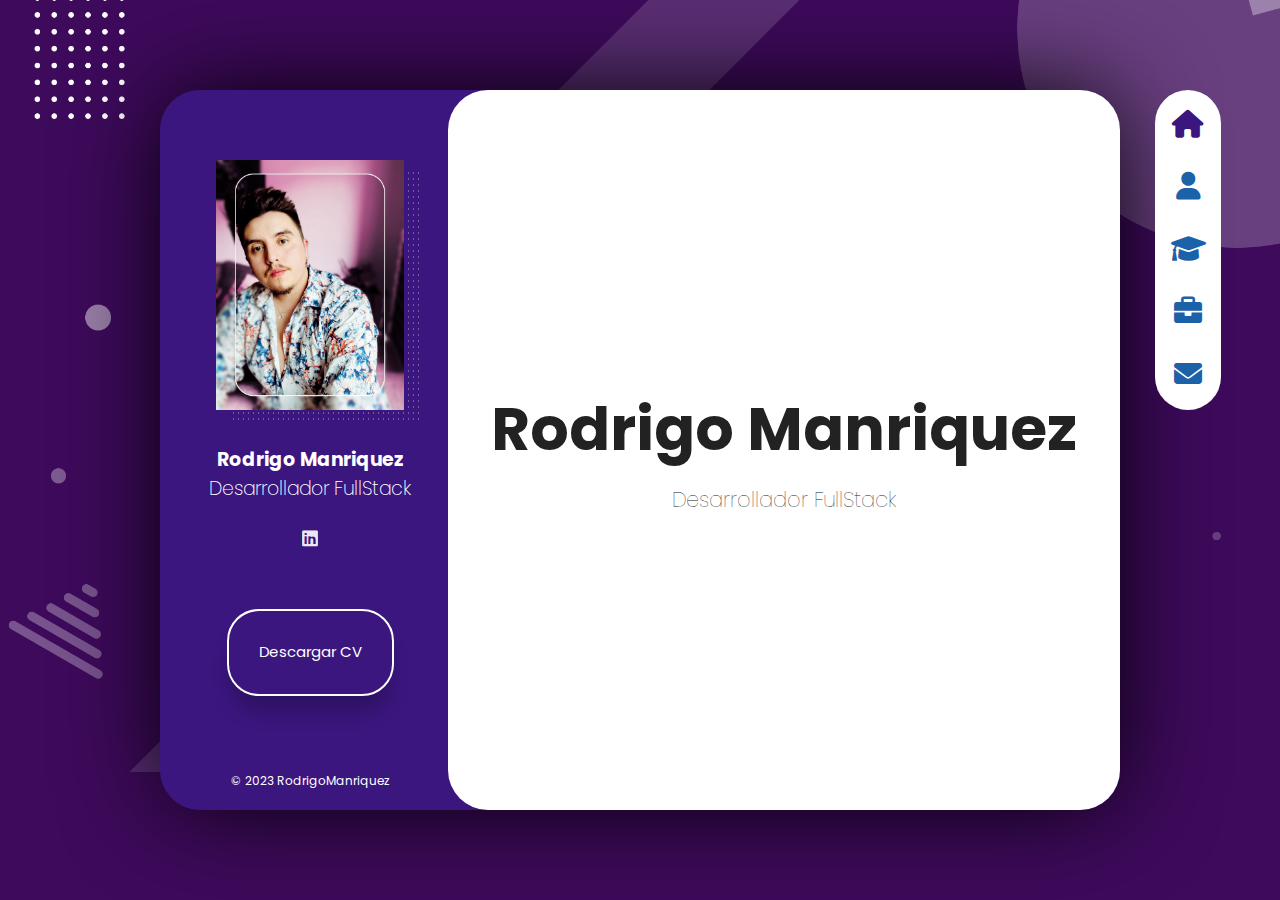
<file: index.html>
<!DOCTYPE html>
<html lang="es">
  <head>
    <meta charset="UTF-8" />
    <meta
      name="viewport"
      content="width=device-width, initial-scale=1.0, maximun-scale=1"
    />
    <link rel="stylesheet" href="./assets/css/reset.css" />
    <link rel="stylesheet" href="./assets/css/scroll.css" />

    <link
      rel="stylesheet"
      href="./assets/font/fontawesome-free-6.1.2-web/css/all.min.css"
    />
    <link rel="preconnect" href="https://fonts.googleapis.com" />
    <link rel="preconnect" href="https://fonts.gstatic.com" crossorigin />
    <link
      href="https://fonts.googleapis.com/css2?family=Poppins:wght@100&display=swap"
      rel="stylesheet"
    />
    <link rel="stylesheet" href="./assets/css/styles.css" />
    <link rel="stylesheet" href="./assets/css/responsive.css" />
    <title>Portafolio||RodrigoManriquez</title>
  </head>
  <body>
    <!-- layout principal -->

    <div class="layout">
      <!--BarraLateral-->
      <aside id="layout__aside" class="layout__aside">
        <section class="aside__user-info">
          <!--información general-->
          <div class="user-info__general">
            <div class="user-info__container-image">
              <img
                src="./assets/img/Avatar.jpg"
                alt="Foto de perfil"
                class="user__info-image"
              />
            </div>

            <div class="user-info__mainInfo">
              <h2 class="user-info__name">Rodrigo Manriquez</h2>
              <h4 class="user-info__job">Desarrollador FullStack</h4>
            </div>
          </div>
          <!--Menu Navegacion-->
          <nav class="layaout__menu menu">
            <ul class="menu__list">
              <li class="menu__option">
                <a href="index.html" class="menu__link menu__link--active"
                  ><i class="menu__icon fa-solid fa-house"></i>
                  <span class="menu__overlay">Home</span>
                </a>
              </li>
              <li class="menu__option">
                <a href="sobre-mi.html" class="menu__link"
                  ><i class="menu__icon fa-solid fa-user"></i>
                  <span class="menu__overlay">Sobre mi</span>
                </a>
              </li>
              <li class="menu__option">
                <a href="curriculum.html" class="menu__link"
                  ><i class="menu__icon fa-solid fa-graduation-cap"></i>
                  <span class="menu__overlay">curriculum</span>
                </a>
              </li>
              <li class="menu__option">
                <a href="portafolio.html" class="menu__link"
                  ><i class="menu__icon fa-solid fa-briefcase"></i>
                  <span class="menu__overlay">Portafolio</span>
                </a>
              </li>

              <li class="menu__option">
                <a href="contacto.html" class="menu__link"
                  ><i class="menu__icon fa-solid fa-envelope"></i>
                  <span class="menu__overlay">Contacto</span>
                </a>
              </li>
            </ul>
          </nav>
          <!--Links Redes sociales-->
          <div class="user-info__links">
            <ul class="links__social">
              <li class="social__option">
                <a class="social__link" href="#"
                  ><i class="social__icon fa-brands fa-linkedin"></i
                ></a>
              </li>
            </ul>
          </div>
          <!--Boton del curriculum-->

          <div class="user-info__buttons">
            <a href="#" class="user-info__btn">Descargar CV</a>
          </div>

          <!--Pie de pagina-->

          <footer class="user-info__footer">
            <p class="footer__copy">© 2023 RodrigoManriquez</p>
          </footer>
        </section>
      </aside>
      <!--Menu responsive-->
      <div id="boton" class="layout__menu-toggle">
        <i id="fa-bars" class="menu-toggle__icon fa-solid fa-bars"></i>
        <i id="fa-xmark"  class="menu-toggle__icon fa-solid fa-xmark layaout__menuHidden"></i>
      </div>
        
       <!--Contenido Principal-->
      <main class="layout__content ">
        <section class="content__page content__page__index">
          <h1 class="page__name">Rodrigo Manriquez</h1>
          <h2 class="page__job">Desarrollador FullStack</h2>
        </section>
      </main>
    </div>
  </body>
  <script src="index.js"></script>
</html>
</file>
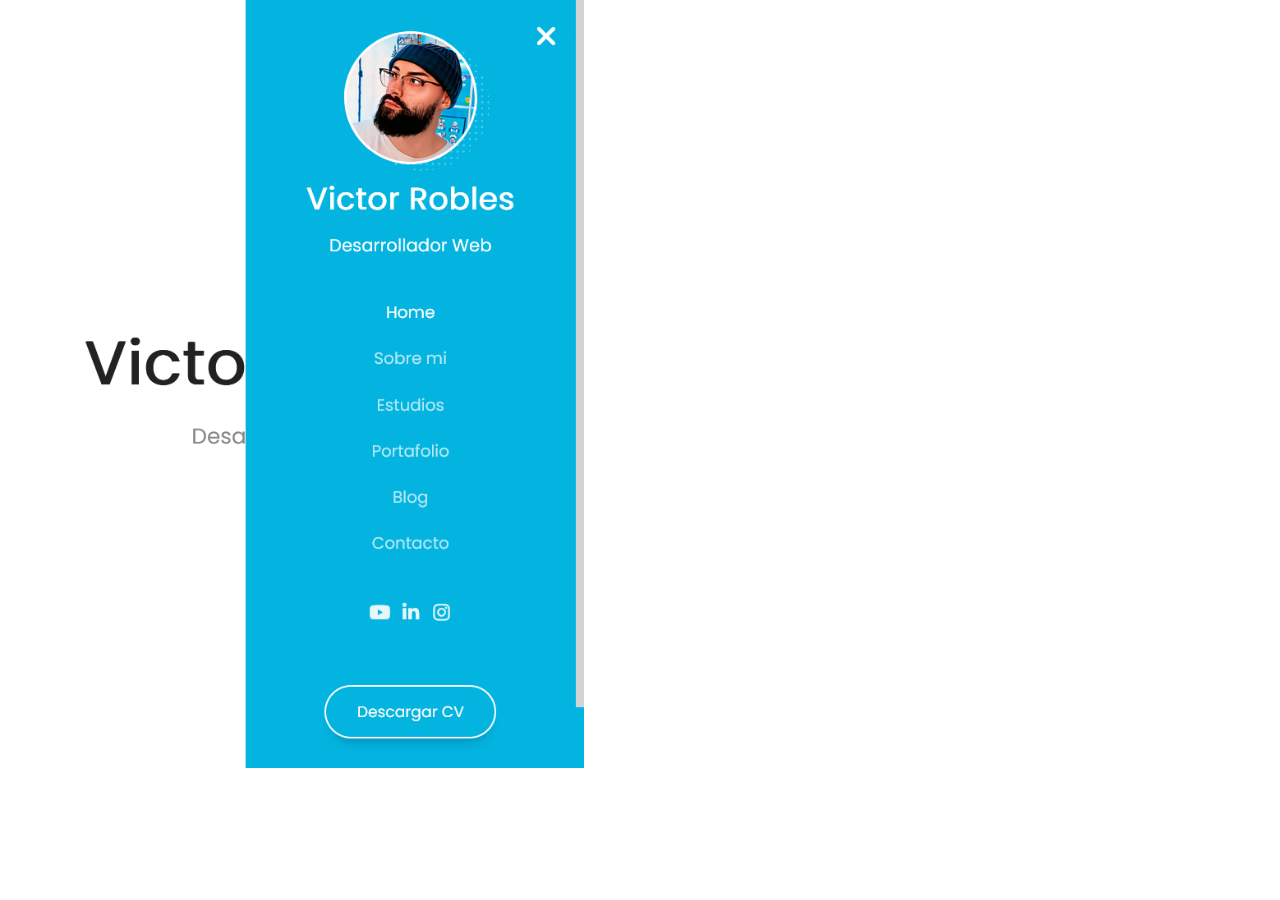
<file: assets/font/fontawesome-free-6.1.2-web/05-diseno-web1/index.html>
<!DOCTYPE html>
<html lang="es">
<head>
    <meta charset="UTF-8">
    <meta http-equiv="X-UA-Compatible" content="IE=edge">
    <meta name="viewport" content="width=device-width, initial-scale=1.0">
    <link rel="icon" type="image/png" href="./04-portafolio.png" />
    <style type="text/css">
        *{
            margin: 0;
            padding: 0;
        }
        img{
            width: auto;
            height: 768px;
        }
    </style>
    <title>DISEÑO</title>
</head>
<body>
    <img src="./07-responsive1.png"/>
</body>
</html>
</file>
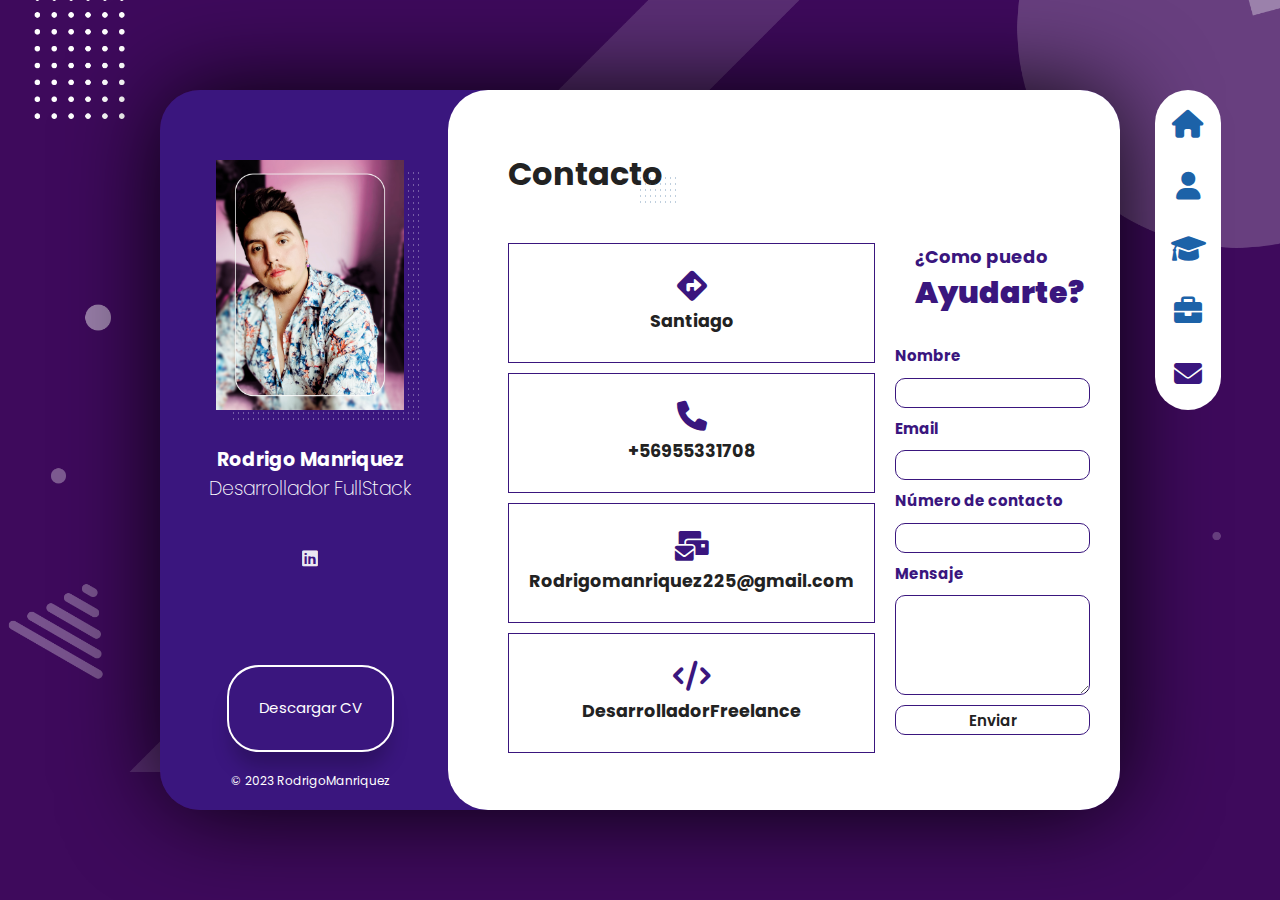
<file: contacto.html>
<!DOCTYPE html>
<html lang="es">
  <head>
    <meta charset="UTF-8" />
    <meta name="viewport" content="width=device-width, initial-scale=1.0, maximun-scale=1">
    <link rel="stylesheet" href="./assets/css/reset.css" />
    <link rel="stylesheet" href="./assets/css/scroll.css" />
    <link
      rel="stylesheet"
      href="./assets/font/fontawesome-free-6.1.2-web/css/all.min.css"
    />
    <link rel="preconnect" href="https://fonts.googleapis.com" />
    <link rel="preconnect" href="https://fonts.gstatic.com" crossorigin />
    <link
      href="https://fonts.googleapis.com/css2?family=Poppins:wght@100&display=swap"
      rel="stylesheet"
    />
    <link rel="stylesheet" href="./assets/css/styles.css" />
    <link rel="stylesheet" href="./assets/css/responsive.css" />
    <title>Portafolio||RodrigoManriquez</title>
  </head>
  <body>
    <!-- layout principal -->

    <div class="layout">
      <!--BarraLateral-->
      <aside id="layout__aside" class="layout__aside">
        <section class="aside__user-info">
          <!--información general-->
          <div class="user-info__general">
            <div class="user-info__container-image">
              <img
                src="./assets/img/Avatar.jpg"
                alt="Foto de perfil"
                class="user__info-image"
              />
            </div>

            <h2 class="user-info__name">Rodrigo Manriquez</h2>
            <h4 class="user-info__job">Desarrollador FullStack</h4>
          </div>
          <!--Menu Navegacion-->
          <nav class="layaout__menu">
            <ul class="menu__list">
              <li class="menu__option">
                <a href="index.html" class="menu__link"
                  ><i class="menu__icon fa-solid fa-house"></i>
                  <span class="menu__overlay">Home</span>
                </a>
              </li>
              <li class="menu__option">
                <a href="sobre-mi.html" class="menu__link"
                  ><i class="menu__icon fa-solid fa-user"></i>
                  <span class="menu__overlay">Sobre mi</span>
                </a>
              </li>
              <li class="menu__option">
                <a href="curriculum.html" class="menu__link"
                  ><i class="menu__icon fa-solid fa-graduation-cap"></i>
                  <span class="menu__overlay">curriculum</span>
                </a>
              </li>
              <li class="menu__option">
                <a href="portafolio.html" class="menu__link"
                  ><i class="menu__icon fa-solid fa-briefcase"></i>
                  <span class="menu__overlay">Portafolio</span>
                </a>
              </li>

              <li class="menu__option">
                <a href="contacto.html" class="menu__link menu__link--active"
                  ><i class="menu__icon fa-solid fa-envelope"></i>
                  <span class="menu__overlay">Contacto</span>
                </a>
              </li>
            </ul>
          </nav>
          <!--Links Redes sociales-->
          <div class="user-info__links">
            <ul class="links__social">
              <div class="user-info__links">
                <ul class="links__social">
                  <li class="social__option">
                    <a class="social__link" href="#"
                      ><i class="social__icon fa-brands fa-linkedin"></i
                    ></a>
                  </li>
                </ul>
              </div>
            </ul>
          </div>
          <!--Boton del curriculum-->

          <div class="user-info__buttons">
            <a href="#" class="user-info__btn">Descargar CV</a>
          </div>

          <!--Pie de pagina-->

          <footer class="user-info__footer">
            <p class="footer__copy">© 2023 RodrigoManriquez</p>
          </footer>
        </section>
      </aside>
    
     <!--Menu responsive-->
     <div id="boton" class="layout__menu-toggle">
      <i id="fa-bars" class="menu-toggle__icon fa-solid fa-bars"></i>
      <i id="fa-xmark"  class="menu-toggle__icon fa-solid fa-xmark layaout__menuHidden"></i>
    </div>

      <!--Contenido Principal-->
      <main class="layout__content">
        <section class="content__page content__contacto">
          <header class="contacto__header">
            <h1 class="contacto__title">Contacto</h1>
          </header>

          <div class="contacto__container">
            <section class="contacto__medios">
              <div class="contacto__item contacto__item--direccion">
                <i class="contacto__icon fa-solid fa-directions"></i>
                <h3 class="subtitle__medios">Santiago</h3>
              </div>
              <div class="contacto__item contacto__item--telefono">
                <i class="contacto__icon fa-solid fa-phone"></i>
                <h3 class="subtitle__medios">+56955331708</h3>
              </div>
              <div class="contacto__item contacto__item--email">
                <i class="contacto__icon fa-solid fa-mail-bulk"></i>
                <h3 class="subtitle__medios">Rodrigomanriquez225@gmail.com</h3>
              </div>
              <div class="contacto__item contacto__item--freelancer">
                <i class="contacto__icon fa-solid fa-code"></i>
                <h3 class="subtitle__medios">DesarrolladorFreelance</h3>
              </div>
            </section>

            <section class="mapform__contianer">
              <div class="mapform__form">
                <header class="form__header">
                  <h3 class="form__title">
                    ¿Como puedo <span class="title__color">Ayudarte?</span>
                  </h3>
                </header>
                <form
                  action="http://localhost:3000/send"
                  method="POST"
                  class="form__form"
                >
                  <div class="form__group">
                    <label for="nombre" class="form__label">Nombre</label>
                    <input
                      type="text"
                      class="form__input"
                      id="nombre"
                      name="nombre"
                    />
                  </div>
                  <div class="form__group">
                    <label for="email" class="form__label">Email</label>
                    <input
                      type="email"
                      class="form__input"
                      id="email"
                      name="email"
                    />
                  </div>
                  <div class="form__group">
                    <label for="telefono" class="form__label"
                      >Número de contacto</label
                    >
                    <input
                      type="text"
                      class="form__input"
                      id="telefono"
                      name="telefono"
                    />
                  </div>
                  <div class="form__group">
                    <label for="mensaje" class="form__label">Mensaje</label>
                    <textarea
                      name="mensaje"
                      id="mensaje"
                      cols="30"
                      rows="10"
                      class="form__textarea"
                    ></textarea>
                  </div>
                  <div class="form__group">
                    <input
                      type="submit"
                      class="form__submit form__button"
                      value="Enviar"
                    />
                  </div>
                </form>
              </div>
            </section>
          </div>
        </section>
      </main>
    </div>
  </body>
  <script src="index.js"></script>
</html>
</file>
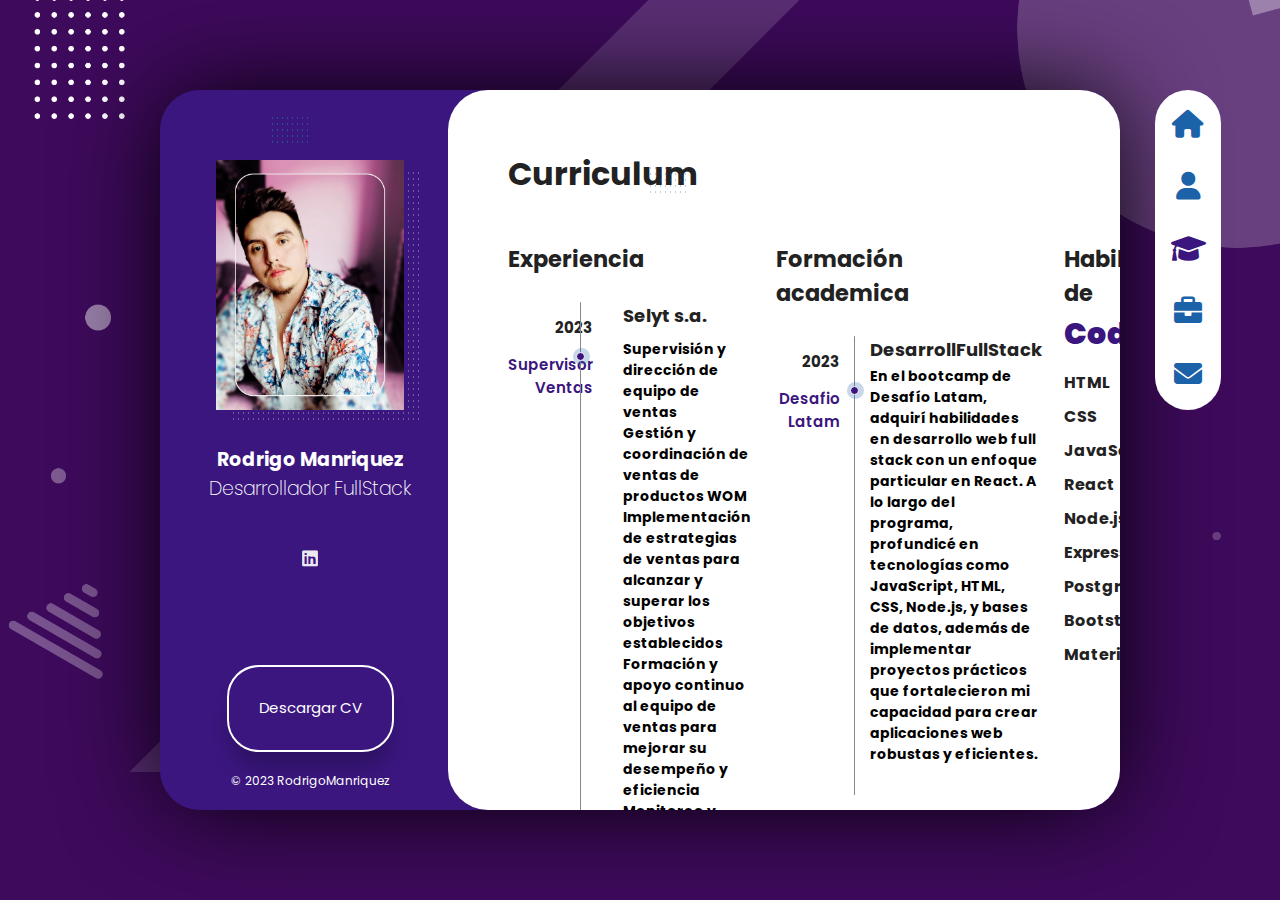
<file: curriculum.html>
<!DOCTYPE html>
<html lang="es">
  <head>
    <meta charset="UTF-8" />
    <meta name="viewport" content="width=device-width, initial-scale=1.0, maximun-scale=1">
    <link rel="stylesheet" href="./assets/css/reset.css" />
    <link rel="stylesheet" href="./assets/css/scroll.css" />
    <link
      rel="stylesheet"
      href="./assets/font/fontawesome-free-6.1.2-web/css/all.min.css"
    />
    <link rel="preconnect" href="https://fonts.googleapis.com" />
    <link rel="preconnect" href="https://fonts.gstatic.com" crossorigin />
    <link
      href="https://fonts.googleapis.com/css2?family=Poppins:wght@100&display=swap"
      rel="stylesheet"
    />
    <link rel="stylesheet" href="./assets/css/styles.css" />
    <link rel="stylesheet" href="./assets/css/responsive.css" />
    <title>Portafolio||RodrigoManriquez</title>
  </head>
  <body>
    <!-- layout principal -->

    <div class="layout">
      <!--BarraLateral-->
      <aside id="layout__aside" class="layout__aside">
        <section class="aside__user-info">
          <!--información general-->
          <div class="user-info__general">
            <div class="user-info__container-image">
              <img
                src="./assets/img/Avatar.jpg"
                alt="Foto de perfil"
                class="user__info-image"
              />
            </div>

            <h2 class="user-info__name">Rodrigo Manriquez</h2>
            <h4 class="user-info__job">Desarrollador FullStack</h4>
          </div>
          <!--Menu Navegacion-->
          <nav class="layaout__menu">
            <ul class="menu__list">
              <li class="menu__option">
                <a href="index.html" class="menu__link"
                  ><i class="menu__icon fa-solid fa-house"></i>
                  <span class="menu__overlay">Home</span>
                </a>
              </li>
              <li class="menu__option">
                <a href="sobre-mi.html" class="menu__link"
                  ><i class="menu__icon fa-solid fa-user"></i>
                  <span class="menu__overlay">Sobre mi</span>
                </a>
              </li>
              <li class="menu__option">
                <a href="curriculum.html" class="menu__link menu__link--active"
                  ><i class="menu__icon fa-solid fa-graduation-cap"></i>
                  <span class="menu__overlay">curriculum</span>
                </a>
              </li>
              <li class="menu__option">
                <a href="portafolio.html" class="menu__link"
                  ><i class="menu__icon fa-solid fa-briefcase"></i>
                  <span class="menu__overlay">Portafolio</span>
                </a>
              </li>

              <li class="menu__option">
                <a href="contacto.html" class="menu__link"
                  ><i class="menu__icon fa-solid fa-envelope"></i>
                  <span class="menu__overlay">Contacto</span>
                </a>
              </li>
            </ul>
          </nav>
          <!--Links Redes sociales-->
          <div class="user-info__links">
            <ul class="links__social">
              <div class="user-info__links">
                <ul class="links__social">
                    <li class="social__option">
                        <a class="social__link" href="#"><i class="social__icon fa-brands fa-linkedin"></i></a>
                    </li>
                </ul>
             </div>
            </ul>
         </div>
          <!--Boton del curriculum-->

          <div class="user-info__buttons">
            <a href="#" class="user-info__btn">Descargar CV</a>
          </div>

          <!--Pie de pagina-->

          <footer class="user-info__footer">
            <p class="footer__copy">© 2023 RodrigoManriquez</p>
          </footer>
        </section>
      </aside>
      
     <!--Menu responsive-->
     <div id="boton" class="layout__menu-toggle">
      <i id="fa-bars" class="menu-toggle__icon fa-solid fa-bars"></i>
      <i id="fa-xmark"  class="menu-toggle__icon fa-solid fa-xmark layaout__menuHidden"></i>
    </div>
      <!--Contenido Principal-->
      <main class="layout__content">
        <section class="content__page content__curriculum">
          <header class="curriculum__header">
            <h1 class="curriculum__title">Curriculum</h1>
          </header>

          <div class="curriculum__container">
            <section class="curriculum__left">
              <header class="curriculum__subheader">
                <h2 class="curriculum__subtitle">Experiencia</h2>
              </header>
              <div class="curriculum__timelines">
                <article class="timelines__item">
                  <header class="timeline__header">
                    <h4 class="timeline__year">2023</h4>
                    <span class="timeline__institucion">Supervisor Ventas 
                    </span>
                  </header>
                  <div class="timeline__divider"></div>
                 
                  <div class="timelines__description">
                    <h3 class="timelinea__title">Selyt s.a.</h3>

                    <p class="timeline__description">
                        <ul class="timeline__description">
                            <li>Supervisión y dirección de equipo de ventas</li>
                            <li>Gestión y coordinación de ventas de productos WOM</li>
                            <li>Implementación de estrategias de ventas para alcanzar y superar los objetivos establecidos</li>
                            <li>Formación y apoyo continuo al equipo de ventas para mejorar su desempeño y eficiencia</li>
                            <li>Monitoreo y análisis de los informes de ventas para identificar áreas de mejora</li>
                        </ul>
                        
                    </p>
                  </div>
                </article>

                <article class="timelines__item">
                  <header class="timeline__header">
                    <h4 class="timeline__year">2018</h4>
                    <span class="timeline__institucion">Vendedor intangibles empresa 
                    </span>                  </header>
                  <div class="timeline__divider"></div>
                  <div class="timelines__description">
                    <h3 class="timelinea__title">Selyt s.a.</h3>
                    <p class="timeline__description">
                        <ul class="timeline__description">
                            <li>Venta de productos WOM, asesorando a los clientes sobre las opciones disponibles</li>
                            <li>Gestión de relaciones con los clientes para asegurar su satisfacción y fidelización</li>
                            <li>Cumplimiento de los objetivos de ventas individuales y contribución al cumplimiento de los objetivos del equipo</li>
                            <li>Elaboración de reportes de ventas y seguimiento de las actividades comerciales</li>
                            <li>Resolución de dudas y problemas técnicos relacionados con los productos ofrecidos</li>
                        </ul>
                        
                    </p>
                  </div>
                </article>
              </div>
            </section>
            <section class="curriculum__left">
                <header class="curriculum__subheader">
                  <h2 class="curriculum__subtitle">Formación academica</h2>
                </header>
                <div class="curriculum__timelines">
                  <article class="timelines__item">
                    <header class="timeline__header">
                      <h4 class="timeline__year">2023</h4>
                      <span class="timeline__institucion">Desafio Latam</span>
                    </header>
                    <div class="timeline__divider"></div>
  
                    <div class="timelines__description">
                      <h3 class="timelinea__title">DesarrollFullStack</h3>
                      <p class="timeline__description">
                        En el bootcamp de Desafío Latam, adquirí habilidades en desarrollo web full stack con un enfoque
                         particular en React. A lo largo del programa, profundicé en tecnologías 
                         como JavaScript, HTML, CSS, Node.js, y bases de datos, además de implementar 
                         proyectos prácticos que fortalecieron mi capacidad para crear aplicaciones web robustas y eficientes.
                      </p>
                    </div>
                  </article>
  
                  
                </div>
              </section>
            
            <section class="curriculum__right">
              <header class="curriculum__subheader">
                
              
              <div class="curriculum__skill"><header class="curriculum__subheader">
                <h2 class="curriculum__subtitle">
                  Habilidades de <span class="title__color">Codigo</span>
                </h2>
              </header>
                <article class="skill__item">
                  <h4 class="skill__text">HTML</h4>
                </article>

                <article class="skill__item">
                  <h4 class="skill__text">CSS</h4>
                </article>

                <article class="skill__item">
                  <h4 class="skill__text">JavaScript</h4>
                </article>
               
                <article class="skill__item">
                  <h4 class="skill__text">React</h4>
                </article>
                
               
                <article class="skill__item">
                    <h4 class="skill__text">Node.js</h4>
                </article>
                <article class="skill__item">
                    <h4 class="skill__text">Express</h4>
                </article>
                <article class="skill__item">
                    <h4 class="skill__text">PostgreSQL</h4>
                </article>
                <article class="skill__item">
                    <h4 class="skill__text">Bootstrap</h4>
                </article>
                 <article class="skill__item">
                    <h4 class="skill__text">Material UI</h4>
                </article>
              </div>

            </section>
          </div>

          <section class="certificates__container">
            <header class="certificate__header">
              <h2 class="certificate__title">Certificados</h2>
            </header>
            <div class="certificates_certificate">
              <article class="cartificates__item">
                <div class="cartificate__logo">
                  <a href="https://desafiosdev.s3.amazonaws.com/uploads/certification/image/32779/certificacion-aprobacion-de-carrera-nuevo-proyecto-final-g48-11096(3).png"> <img
                    src="./assets/img/logo-desafiolatam.png"
                    alt=""
                    class="certificate__logoimg"
                  /></a>
                 
                </div>
                <h3 class="certificate__subtitle">Desarrollador FullStack</h3>
              </article>
             
             
            </div>
          </section>
        </section>
      </main>
    </div>
  </body>
  <script src="index.js"></script>

</html>
</file>
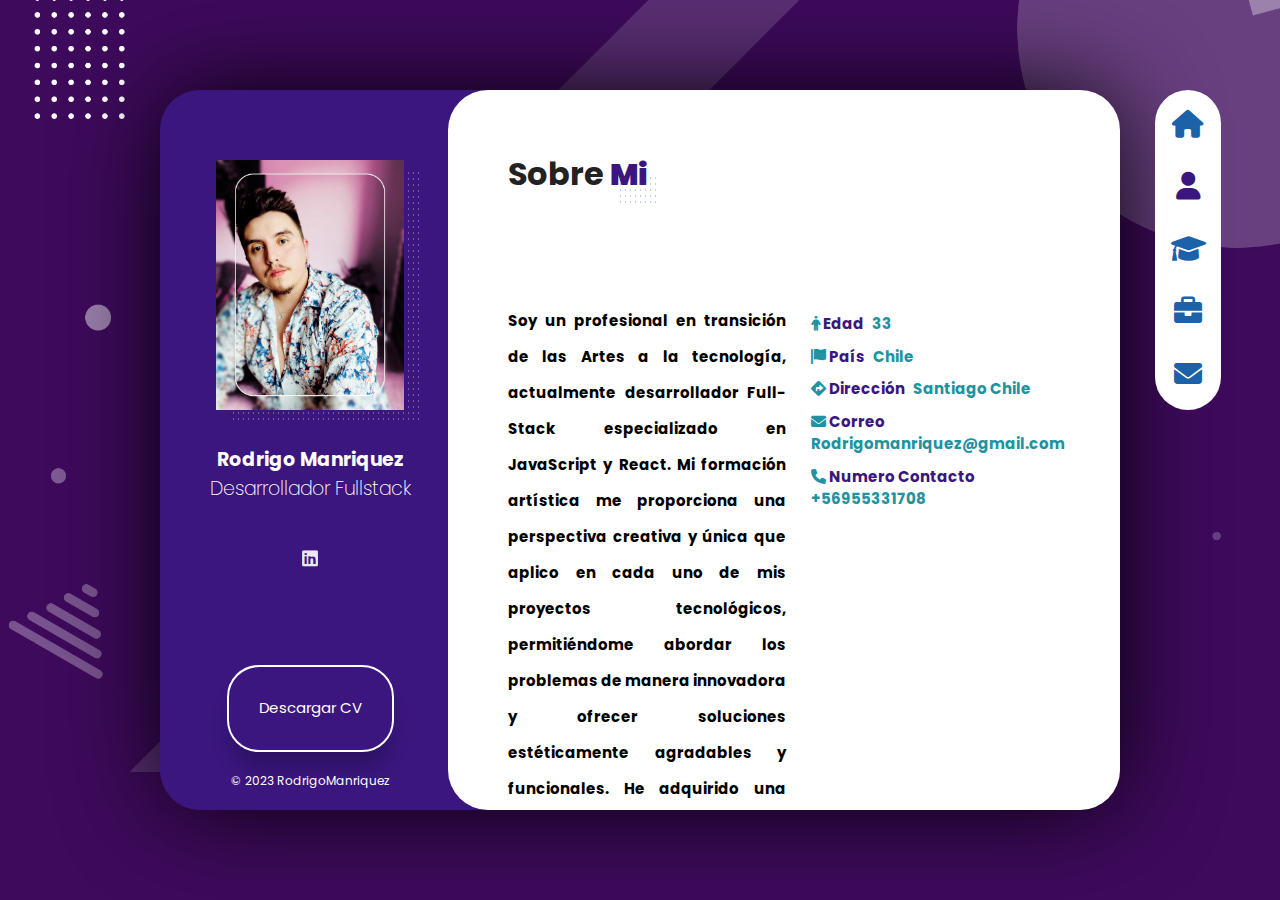
<file: sobre-mi.html>
<!DOCTYPE html>
<html lang="es">
<head>
    <meta charset="UTF-8">
    <meta name="viewport" content="width=device-width, initial-scale=1.0, maximun-scale=1">
    <link rel="stylesheet" href="./assets/css/reset.css">
    <link rel="stylesheet" href="./assets/css/scroll.css">
     <link rel="stylesheet" href="./assets/font/fontawesome-free-6.1.2-web/css/all.min.css">
     <link rel="preconnect" href="https://fonts.googleapis.com">
     <link rel="preconnect" href="https://fonts.gstatic.com" crossorigin>
     <link href="https://fonts.googleapis.com/css2?family=Poppins:wght@100&display=swap" rel="stylesheet">
     <link rel="stylesheet" href="./assets/css/styles.css" />
    <link rel="stylesheet" href="./assets/css/responsive.css" />
     <title>Portafolio||RodrigoManriquez</title>
</head>
<body>

    <!-- layout principal -->

    <div class="layout">

        <!--BarraLateral-->
        <aside id="layout__aside" class="layout__aside">

            <section class="aside__user-info">
                <!--información general-->
                <div class="user-info__general">
                    <div class="user-info__container-image">
                        <img src="./assets/img/Avatar.jpg" alt="Foto de perfil" class="user__info-image">
                    </div>
                    
                    <h2 class="user-info__name">Rodrigo Manriquez</h2>
                    <h4 class="user-info__job">Desarrollador Fullstack</h4>
                </div>
                <!--Menu Navegacion-->
                <nav class="layaout__menu">
                    <ul class="menu__list">
                        <li class="menu__option">
                            <a href="index.html" class="menu__link"><i class="menu__icon fa-solid fa-house"></i>
                            <span class="menu__overlay">Home</span>
                            </a>
                        </li>
                        <li class="menu__option">
                            <a href="sobre-mi.html" class="menu__link menu__link--active"><i class="menu__icon fa-solid fa-user"></i>
                            <span class="menu__overlay">Sobre mi</span>
                            </a>
                        </li>
                        <li class="menu__option">
                            <a href="curriculum.html" class="menu__link"><i class="menu__icon fa-solid fa-graduation-cap"></i>
                            <span class="menu__overlay">curriculum</span>
                            </a>
                        </li>
                        <li class="menu__option">
                            <a href="portafolio.html" class="menu__link"><i class="menu__icon fa-solid fa-briefcase"></i>
                            <span class="menu__overlay">Portafolio</span>
                            </a>
                        </li>
                        <li class="menu__option">
                            <a href="contacto.html" class="menu__link"><i class="menu__icon fa-solid fa-envelope"></i>
                            <span class="menu__overlay">Contacto</span>
                            </a>
                        </li>
                    </ul>
                </nav>
                <!--Links Redes sociales-->
                 <div class="user-info__links">
                    <ul class="links__social">
                        <div class="user-info__links">
                            <ul class="links__social">
                                <li class="social__option">
                                    <a class="social__link" href="#"><i class="social__icon fa-brands fa-linkedin"></i></a>
                                </li>
                            </ul>
                         </div>
                    </ul>
                 </div>
                <!--Boton del curriculum-->

                <div class="user-info__buttons">
                    <a href="#" class="user-info__btn">Descargar CV</a>
                </div>

                <!--Pie de pagina-->

                <footer class="user-info__footer">
                    <p class="footer__copy">© 2023 RodrigoManriquez</p>
                </footer>


            </section>

        </aside>
      <!--Menu responsive-->
      <div id="boton" class="layout__menu-toggle">
        <i id="fa-bars" class="menu-toggle__icon fa-solid fa-bars"></i>
        <i id="fa-xmark"  class="menu-toggle__icon fa-solid fa-xmark layaout__menuHidden"></i>
      </div>

        <!--Contenido Principal-->
        <main class="layout__content">
            <section class="content__page content__about">
                <header class="about__header">
                    <h1 class="about__title"> Sobre <span class="title__color"> Mi</span></h1>
                </header>

                <section class="about__personal-info" >
                    <article class="personal-info__bio" >
                        <p class="personal-info__description">Soy un profesional en transición de las Artes a la tecnología, actualmente desarrollador Full-Stack especializado en JavaScript y React. Mi formación artística me proporciona una perspectiva creativa y única que aplico en cada uno de mis proyectos tecnológicos, permitiéndome abordar los problemas de manera innovadora y ofrecer soluciones estéticamente agradables y funcionales.

                            He adquirido una sólida formación en desarrollo web full stack a través de programas intensivos como el bootcamp de Desafío Latam. Este programa me ha equipado con habilidades técnicas en diversas tecnologías, incluyendo HTML, CSS, Node.js y bases de datos, además de una profunda comprensión de los principios de programación y desarrollo de aplicaciones web.
                            
                            En mi trayectoria, he demostrado ser capaz de integrar habilidades artísticas y técnicas para crear proyectos que no solo cumplen con los requisitos funcionales, sino que también destacan por su diseño y usabilidad. Estoy entusiasmado por seguir explorando nuevas tecnologías y metodologías que me permitan seguir creciendo y aportando en el campo de la tecnología.
                            </p>
                    </article>
                    <div class="personal-info__data">
                        <ul class="personal-info__list">
                            <li class="personal-info__option">
                                <i class="fa-solid fa-person"></i>
                                 <span class="personal-info__title">Edad</span>
                            <span class="personal-info__value">33</span>
                            </li>
                            <li class="personal-info__option">
                                <i class="fa-solid fa-flag" ></i>
                                <span class="personal-info__title">País</span>
                           <span class="personal-info__value">Chile</span>
                           </li>
                           <li class="personal-info__option">
                            <li class="fa-solid fa-directions"></li>
                            <span class="personal-info__title">Dirección</span>
                       <span class="personal-info__value">Santiago Chile</span>
                       </li>
                        <li class="personal-info__option">
                            <i class="fa-solid fa-envelope"></i>
                         <span class="personal-info__title">Correo</span>
                             <span class="personal-info__value">Rodrigomanriquez@gmail.com</span>
                         </li>
                         <li class="personal-info__option">
                            <i class="fa-solid fa-phone"></i>
                            <span class="personal-info__title">Numero Contacto</span>
                                <span class="personal-info__value">+56955331708</span>
                            </li>
                        </ul>
                    </div>
                </section>
                
               
                

                
            </section>
        </main>
    </div>

    
         
</body>
<script src="index.js"></script>

</html>
</file>
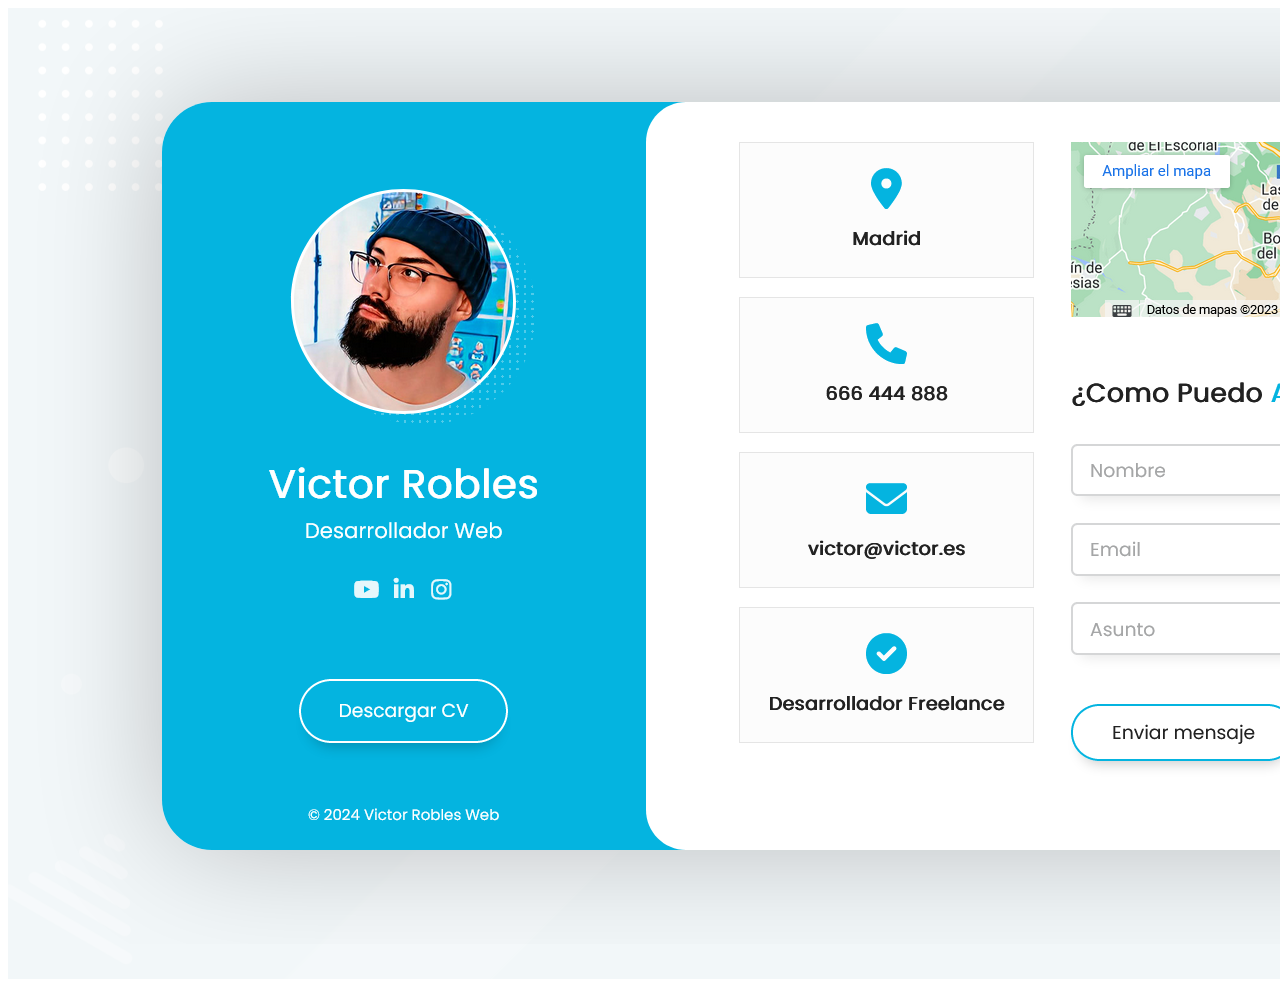
<file: assets/font/maquetaciónweb.html>
<!DOCTYPE html>
<html lang="en">
<head>
    <meta charset="UTF-8">
    <meta name="viewport" content="width=device-width, initial-scale=1.0">
    <title>Maqueta
    </title>
</head>
<body>

    <img src="./fontawesome-free-6.1.2-web/05-diseno-web1/06-contacto.png" alt="">
    
    

</body>
</html>
</file>
<file: assets/css/scroll.css>
/* scroll chrome */

:root{
    --color-srollbar:#D3D3D4;
    --color-background-scrollbar: #eee;
}

.content__page::-webkit-scrollbar{
width: 25px;
box-shadow: none;
background-color: transparent;
}

.content__page::-webkit-scrollbar-thumb{  
box-shadow: none;
border: 10px solid transparent;
border-radius: 20px;
}

.content__page:hover::-webkit-scrollbar-thumb{
    box-shadow: inset 0 0 0 10px var(--color-background-scrollbar);
}

.content__page:hover::-webkit-scrollbar-thumb:hover{
    border: 8px solid transparent;
    box-shadow: inset 0 0 0 10px var(--color-srollbar);
}


.content__page::-webkit-scrollbar-track{
    margin: 40px 0;
    border-radius: 20px;
    background: transparent;
}

/* scroll moz */

.content__page{
    scrollbar-width: thin;
    scrollbar-color: var(--color-srollbar) var(--color-background-scrollbar);
}


/* scroll layout */

    .layout__aside::-webkit-scrollbar{
        width: 25px;
        box-shadow: none;
        background-color: var(--color-secondary);
        }
        
        .layout__aside::-webkit-scrollbar-thumb{  
        box-shadow: none;
        border: 10px solid transparent;
        border-radius: 20px;
        }
        
        .layout__aside:hover::-webkit-scrollbar-thumb{
            box-shadow: inset 0 0 0 10px var(--color-background-scrollbar);
        }
        
        .layout__aside:hover::-webkit-scrollbar-thumb:hover{
            border: 8px solid transparent;
            box-shadow: inset 0 0 0 10px var(--color-srollbar);
        }
        
        
        .layout__aside::-webkit-scrollbar-track{
            margin: 40px 0;
            border-radius: 20px;
            background: transparent;
        }
</file>
<file: assets/css/styles.css>
/* definicion de variables */

:root{

    --color-principal:#ffffff;
    --color-secondary:#3a167e;

    --color-background:#3e0a5c;
    --colort-transparent:transparent;


    --color-icon: #1c62a8;
    --color-tittle:#222222;
    --color-subtitle:#888;
    --color-text:#2092a1;

}



/* estructura principal */

html{
    font-size:10px
}

body{
    background-color: var(--color-background);
    font-family: 'Poppins', sans-serif;
    font-size: 1.5rem;
    color: var(--color-text);
    display: flex;
    justify-content: center;
    align-items: center;
}

h1,h2,h3,h4,h5,h6{
    
    color: var(--color-tittle);
}

/* estructura_principal
 */
.layout{
    position: relative;
    min-width: 1290px;
    width: 75%;
    height: 80vh;
    min-height: 80vh;
    font-family: 'Poppins', sans-serif;
    display: grid;
    grid-template-areas: 
    "aside content";
    grid-template-columns: 30% 70%;
     
    /* sombra detras */
    border-radius: 4rem;
    box-shadow: 0 0 100px -5px rgb(0,0, 0.25);
}

/* Barra Lateral azul */

.layout__aside{
    grid-area: aside;
    border-radius: 4rem 0 0 4rem;
    overflow: auto;
    overflow-x: hidden;
}

.user-info__general{
    display: flex;
    flex-direction: column;
    align-items: center;
}

.aside__user-info{
    display: flex;
    flex-direction: column;
    align-items: center;
    text-align: center;
    color: var(--color-principal);
    min-height: 100%;
    min-width: 30rem;
    background-color: var(--color-secondary);
    color: var(--color-principal);
}

.user-info__container-image{
    display: block;
    height: max-content;
    width: max-content;
    margin-top: 7rem;    
    position: relative;
    margin-bottom: 1rem ;
    z-index: 1;
}

.user__info-image{
    height: 25rem;
    background-color: var(--color-principal);
}

.user-info__container-image::after{
    content: "";
    position: absolute;
    top: 4%;
    left: 8%;
    width: 100%;
    height: 100%;
    background-image: -webkit-repeating-radial-gradient(center center, #fff,#fff 1px,transparent 1px,transparent 100%);
    background-size: 0.5rem 0.6rem;
    z-index: -1;
    opacity: 0.3;
}

.user-info__name{
    font-size: 3.2rem;
    font-weight: bold;
    margin-top: 2.6rem;
    color:var(--color-principal)

}

.user-info__job{
    font-size: 1.7rem;
    font-weight: 200;
    color: var(--color-principal);
}

/* menu navegacion alteral */
.layaout__menu{
    display:block;
    position: absolute;
    min-width: 11rem;
    top: 0;
    right: -120px;
    background-color: var(--colort-transparent);
}

.menu__list{
    position: relative;
    display: flex;
    flex-direction: column;
    justify-content: space-between;
    align-items: center;
    width: 60%;
    height: 32rem;
    padding: 2rem 0;
    margin-left:2.5rem;
    border-radius: 6rem;
    box-shadow: 0 0 3rem -0.5 rgba(0, 0, 0, 0.15);
    background-color: var(--color-principal);
}

.menu__option{
    display: block;
    width: 100%;
    text-align: center;
}

.menu__option:hover .menu__icon,
.menu__link--active .menu__icon{
    color: var(--color-secondary); 
}



.menu__icon{
    color: var(--color-icon);
    font-size: 2.8rem;
    transition: all 300ms ease-in-out;
}

.menu__overlay{
    opacity: 0;
    position: absolute;
    display: block;
    right: 0;
    margin-top: -3.2rem;
    color:var(--color-principal);
    padding: 0.5rem 1rem;
    background-color: var(--color-secondary);
    white-space: nowrap;
    border-radius: 1.5rem 0 0 1.5rem;
    transition: all 300ms ease-in-out;  
}

.menu__option:hover .menu__overlay{
    opacity: 1;
   right: 100%;
}


.user-info__links{
    margin-bottom: 3.6rem;
}

.links__social{
    display: flex;
    text-align: center;
    margin-top: 2rem;
}

.social__option{
    height: 3rem;
    width: 3rem;
    font-size: 1.8rem;
    line-height: 3.2rem;
    border-radius: 3rem;
    transition: all 300ms ease-in-out;
    opacity: 0.9;
}
.fa-brands{
    color: white;
}

.social__option:hover{
    opacity: 1;
    background-color: rgba(255, 255, 255, 0.20) ;
}

.user-info__buttons{
    margin-top: 2rem;
    margin-bottom: 4rem;
}

.user-info__btn{
    border:2px solid var(--color-principal);
    padding: 3rem;
    border-radius: 3.2rem;
    color: var(--color-principal);
    box-shadow: 0 20px 20px -5px rgba(0, 0, 0, 0.22);
    transition: all 300ms ease-in-out;
}

.user-info__btn:hover{
    background-color: var(--color-principal);
    color: var(--color-secondary);
}

.user-info__footer{
    position: absolute;
    bottom: 2rem;
    font-size: 1.2rem;

}

/* contenido principal */

.layout__content{
    grid-area: content;
    background-color: var(--color-secondary);
    height: 100%;
    min-height: 100%;
    border-radius: 0 4rem 4rem 0;

}

.content__page{
    min-height: 100%;
    border-radius: 4rem 4rem 4rem 4rem;
    display: flex;
    justify-content: center;
    flex-direction: column;
    align-items: center;    
    background-color: var(--color-principal);

}

.page__name{
    font-size: 6rem;
    margin-bottom: 1rem;
}

.page__job{
    font-size: 2.1rem;
    font-weight: lighter;
    counter-reset: var(--color-subtitle);
}

/* sobre mi + estilos generales compartidos por curriculum */

.content__about,
.content__curriculum,
.content__portafolio,
.content__contacto{
    height: 100%;
    padding: 6rem;
    padding-right: 3rem;
    overflow: auto;
    min-height: 100%;
    border-radius: 4rem 4rem 4rem 4rem;
    display: block;
    background-color: var(--color-principal);
}

.content__contacto{
    overflow: hidden;
}

.about__header,
.curriculum__header,
.certificate__header,
.portafolio__header,
.contacto__header{
    margin-bottom: 4.5rem;
    display: inline-block;
}

.about__title,
.curriculum__title,
.certificate__title,
.portafolio__title,
.contacto__title{
    font-size: 3.2rem;
    position: relative;
}

.title__color{
    color: var(--color-secondary);
    font-weight: bolder;
    font-size: 3rem;
}

.about__title::after,
.curriculum__subheader::after{
    content: "";
    position: absolute;
    top: 25px;
    left: 110px;
    width: 40px;
    height: 30px;
    background-image: -webkit-repeating-radial-gradient(center center, var(--color-text),var(--color-secondary) 1px,transparent 1px,transparent 100%);
    background-size: 0.5rem 0.6rem;
    opacity: 0.3;
}

.mapform__form{
    display: flex;
    flex-direction: column;
}

/* informacion personal */

.about__personal-info{
    width: 100%;
    margin-top: 60px;
    flex-direction: row;
    margin-bottom: 5rem;
    display: flex;
    font-weight: bold;
}

.personal-info__bio{
    flex-basis: 55%;
}

.personal-info__data{
    flex-basis: 45%;
    padding: 0 2.5rem;
}

.personal-info__description{
    font-size: 1.5rem;
    line-height: 2.4;
    text-align: justify;
    color: black;
}

.personal-info__option{
   margin: 1rem 0;}

.personal-info__title{
    margin-right: 0.5rem;
    color: var(--color-secondary);
    font-weight: bold;
}

/* servicos  se comparte con reseñas*/

.about__services,
.about__reviews{
   width: 100%;
   margin-bottom: 3rem;
}

.services__header,
.reviews__header{
    display: inline-block;
    margin-bottom: 5rem;
    position: relative;
}

.services__header::after{
    content: "";
    position: absolute;
    top: 25px;
    left: 135px;
    width: 35px;
    height: 25px;
    background-image: -webkit-repeating-radial-gradient(center center, var(--color-text),var(--color-secondary) 1px,transparent 1px,transparent 100%);
    background-size: 0.5rem 0.6rem;
    opacity: 0.3;
}



.service__real-icon{
    font-size: 3.5rem;
    color: var(--color-secondary);
}

.services___container{
    display: flex;
    width: 100%;
    flex-direction: row;
    flex-wrap: wrap;
}

.services__service{
    flex-basis: 50%;
    padding: 0 2.5rem;
    margin-bottom: 3rem;
}

.service__title{
    font-size: 2rem;
    font-weight: bold;
    margin-bottom: 1rem;
}

.service__description{
    font-size: 1.5rem;
    line-height: 2.4;
    text-align: justify;
    font-weight: bolder;
}

/* reviwes */

.reviews__title::after{
    content: "";
    position: absolute;
    top: 10px;
    left: 70px;
    width: 35px;
    height: 25px;
    background-image: -webkit-repeating-radial-gradient(center center, var(--color-text),var(--color-secondary) 1px,transparent 1px,transparent 100%);
    background-size: 0.5rem 0.6rem;
    opacity: 0.3;

}

.reviews__container{
    display: flex;
    width: 100%;
    flex-direction: row;
    flex-wrap: wrap;
}

.reviews__review{
    flex-basis: calc(50% - 1rem);
    padding: 0 2.5rem;
    margin-bottom: 3rem;
    border: solid 2px var(--color-secondary);
    border-radius: 2rem;
    padding-right: 2.5rem;
    padding-bottom: 1.5rem;
    margin: 0.5rem;
    margin-top: 4.5rem;
}

.reviwe__image-container{
    width: 100%;
}

.revewi__image{
    max-width: 10rem;
    max-height: 10rem;
    border-radius: 9rem;
    margin: 0 auto;
    margin-top: -4.5rem;
    margin-bottom: 2rem;
    box-shadow: 0px 10px 10px -8px rgba(0,0,0, 0.22);
}

.review__description{
    font-size: 1.5rem;
    line-height: 2.4;
    margin-bottom: 2rem;
    text-align: justify;
     font-weight: 700;
    }

.review__author{
    display:flex;
    flex-direction: row;
    justify-content: space-between;
}

.review__name{
    font-size: 1.5rem;
    margin-bottom: 1rem;
}

.review__company{
    font-size: 1.5rem;
    font-weight: 580;
}

.review__icon{
    font-size: 4rem;
    color: var(--color-secondary);
}

/* curriculum */

.curriculum__title{
    position: relative;
}

.curriculum__title::after{
    content: "";
    position: absolute;
    top: 15px;
    left: 140px;
    width: 40px;
    height: 30px;
    background-image: -webkit-repeating-radial-gradient(center center, var(--color-text),var(--color-secondary) 1px,transparent 1px,transparent 100%);
    background-size: 0.5rem 0.6rem;
    opacity: 0.3;
}

.curriculum__container{
    width: 100%;
    display: flex;
    flex-direction: row;
}

.curriculum__left{
    flex-basis: 58%;
    margin-right: 2.5rem;
}

.curriculum__timelines{
    position: relative;
    margin-bottom: 5rem;
    margin-top: 2.5rem;
}

.timelines__item{
    position: relative;
    width: 100%;
    display: flex;
    margin-bottom: 1.5rem;
}

.timeline__header{
    flex-basis: 30%;
    padding-right: 1.5rem;
    text-align: right;
}

.timeline__year{
    font-size: 1.5rem;
    font-weight: bold;
    margin: 1.5rem 0;
}

.timeline__institucion{
    display: block;
    margin-bottom: 4px;
    font-weight: 600;
    color: var(--color-secondary)
}

.timelines__description{
    width: 70%;
    padding-left: 1.5rem;
}

.timelinea__title{
    font-size: 1.8rem;
    font-weight: bold;
    margin-bottom: 0.3rem;
}

.timeline__description{
    font-size: 1.4rem;
    margin-bottom: 1rem;
    color: black;
    font-weight: bolder;
    text-align: left;
}

.curriculum__right{
    flex-basis: 42%;
}

/* divisor */

.timeline__divider{
    position: absolute;
    top: 0;
    left: 29.5%;
    bottom: -2rem;
    width: 1px;
    border-radius: 1px;
    background-color: var(--color-subtitle);
    
}

.timeline__divider::before{
    content: "";
    position: absolute;
    top: 4.6rem;
    left: -0.7rem;
    width: 1.7rem;
    height: 1.7rem;
    border-radius: 50%;
    background-color: var(--color-icon);
    opacity: 0.25;
}



.timeline__divider::after{
    content: "";
    position: absolute;
    top: 5rem;
    left: -0.4rem;
    width: 0.9rem;
    height: 0.9rem;
    border-radius: 50%;
    background-color: var(--color-secondary);
    border: solid 1px var(--color-principal);

    opacity: 1;
}

.curriculum__skill{
    width: 100%;
    margin-bottom: 3rem;
}

.skill__item{
    display: flex;
    justify-content: space-between;
    margin-top: 2rem;
}

.skill__text{
    font-size: 1.6rem;
    line-height: 1.4rem;
}

.skill__number{
    font-size: 1.5rem;
    line-height: 1.4rem;
    margin-bottom: 0.4rem;
    font-weight: 600;
    color: var(--color-text);
}

.skill__progressbar{
    height: 1rem;
    border: 1px solid var(--color-secondary);
    border-radius: 1rem;
    background-color: var(--color-principal);
    margin-bottom: 1rem;
}

.skill__porcentage{
    background-color: var(--color-tittle);
    border: 2px solid var(--color-principal);
    height: 0.78rem;
    border-radius: 1rem;
}

.skill__porcentage--mockups{
    width: 80%
}

.skill__porcentage--diseño-logos{
    width: 70%;
}

.skill__porcentage--diseño-web{
    width: 95%;
}
.skill__porcentage--html{
    width: 90%;
}
.skill__porcentage--css{
    width: 90%;
}

.skill__porcentage--react{
    width: 80%;
}

/* certificados */

.certificates__container{
   width: 100%;
}

.certificates_certificate{
    display: flex;
}

.cartificates__item{
    display: flex;
    flex-basis: 30%;
    flex-direction: column;
    align-items: start;
    border: solid  1px var(--color-secondary);
    border-radius: 1rem;
    transition: all 300ms ease-in-out;
    
}

.cartificates__item:hover{
    box-shadow: 0px 10px 10px -9px rgba(0,0,0, 0.22);
}

.certificate__subtitle,
.certificate__numberid{
    margin-left: 1rem;

}

.certificate__header{
    margin-bottom: 5rem;
    position: relative;
}

.certificate__header::after{
    content: "";
    position: absolute;
    top: 25px;
    left: 160px;
    width: 40px;
    height: 30px;
    background-image: -webkit-repeating-radial-gradient(center center, var(--color-text),var(--color-secondary) 1px,transparent 1px,transparent 100%);
    background-size: 0.5rem 0.6rem;
    opacity: 0.3;
}

.certificate__logoimg{
    position: relative;
    background-color: var(--color-principal);
    top: -2.5rem;
    left: 50%;
    width: 120px;
    height: 50px;
    border: solid 1px var(--color-secondary);
    box-shadow: 0px 10px 10px -9px rgba(0,0,0, 0.22);
    border-radius: 1rem;
}

/* portafolio */

.portafolio__title::after{
    content: "";
    position: absolute;
    top: 15px;
    left: 120px;
    width: 40px;
    height: 30px;
    background-image: -webkit-repeating-radial-gradient(center center, var(--color-text),var(--color-secondary) 1px,transparent 1px,transparent 100%);
    background-size: 0.5rem 0.6rem;
    opacity: 0.3;
}

.portafolio__navbar{
    margin-bottom: 5rem;
    display: flex;
    flex-direction: row;
    gap:5rem;
}

.portafolio__menu{
    display: flex;
    flex-wrap: wrap;
    flex-direction: row;
    gap:5rem;
}

.portafolio__link{
    font-size: 1.8rem;
    font-weight: bold;
    color: var(--color-tittle);
    transition: all 300ms ease-in-out;
}

.portafolio__link:hover{
    color: var(--color-secondary);
    text-shadow: 0px 0px 2px black;
}

.portafolio__gallery{
    display: flex;
    flex-direction: row;
    flex-wrap: wrap;
}

.gallery__item{
    flex-basis: 30%;
    margin-bottom: 3rem;
    position: relative;
    padding: 0 2.5rem;
}

.gallery__container-image{
    overflow: hidden;
}

.image__gallery{
    min-height: 180px;
    transition: all 300ms ease-in-out;
}

.gallery__item:hover .image__gallery{
    transform: scale(1.1);
}

.gallery__title{
    font-size: 1.6rem;
    padding: 1.5rem 0;
    font-weight: bold;

}

.gallery__icon{
    position: absolute;
    top: 0;
    right: 3rem;
    margin-top: 1rem;
    font-size: 1.5rem;
    padding: 0.5rem;
    color: var(--color-subtitle);
    border-radius: 50%;   
    background-color: var(--color-principal);
    transition: all 300ms ease-in-out;
    opacity: 0;
}


.gallery__item:hover .gallery__icon{
    opacity: 1;
}

/* contacto */


.contacto__title::after{
    content: "";
    position: absolute;
    top: 25px;
    left: 130px;
    width: 40px;
    height: 30px;
    background-image: -webkit-repeating-radial-gradient(center center, var(--color-text),var(--color-secondary) 1px,transparent 1px,transparent 100%);
    background-size: 0.5rem 0.6rem;
    opacity: 0.3;
}

.contacto__container{
    height: 85%;
    width: 100%;
    display: flex;
    justify-content: space-evenly;
    gap: 2rem;
}

.contacto__medios{
    display: flex;
    flex-direction: column;
    gap: 1rem;
}

.contacto__item{
    flex-basis: 25%;
    display: flex;
    flex-direction: column;
    justify-content: space-evenly;
    border: 1px solid var(--color-secondary);
    padding: 2rem;
    background-color: var(--color-principal);
}

.contacto__icon{
    font-size: 3rem;
    color: var(--color-secondary);
    text-align: center;
}

.subtitle__medios{
    text-align: center;
}

.form__body{
    display: flex;
    width: 100%;
    justify-content: space-evenly;
}

.form__title{
    font-size: 1.8rem;
    font-weight: bold;
    margin-bottom: 3rem;
    margin-left: 2rem;
    color: var(--color-secondary);
}

.form__title::after{
    content: "";
    position: absolute;
    top: 19px;
    left: 280px;
    width: 35px;
    height: 25px;
    background-size: 0.5rem 0.6rem;
    opacity: 0.3;
}

.mapform__form{
    position: relative;
    display: flex;
    /* complete the missing property here if necessary */
}

.form__label{
    font-size: 1.5rem;
    font-weight: bold;
    margin-bottom: 1rem;
    color: var(--color-secondary);
}

.form__input{
    width: 100%;
    height: 3rem;
    border: 1px solid var(--color-secondary);
    border-radius: 1rem;
    padding: 0 1rem;
    margin-bottom: 1rem;
    font-size: 1.5rem;
    font-weight: 600;
}

.form__textarea{
    width: 100%;
    height: 10rem;
    border: 1px solid var(--color-secondary);
    border-radius: 1rem;
    padding: 1rem;
    margin-bottom: 1rem;
    font-size: 1.5rem;
    font-weight: 600;
    color: var(--color-text);
}

.form__button{
    width: 100%;
    height: 3rem;
    border: 1px solid var(--color-secondary);
    border-radius: 1rem;
    padding: 0 1rem;
    margin-bottom: 1rem;
    font-size: 1.5rem;
    font-weight: 600;
    color: var(--color-tittle);
    background-color: var(--color-principal);
    transition: all 300ms ease-in-out;
}

.form__button:hover{
    background-color: var(--color-secondary);
    color: var(--color-principal);
}

/* imagen de fondo */
body{
    background-image: url(../img/fondo.png);
    background-size: cover;
    background-repeat: no-repeat;
    background-position: -20px -128px;
}
</file>
<file: assets/css/responsive.css>
.layout__menu-toggle {
  display: none;
}

@media (min-width: 1541px) and (max-width: 1950px) {
  .body {
    padding: 0;
  }
  .layout {
    min-width: auto;
    width: 80%;
  }
}

@media (min-width: 1220px) and (max-width: 1540px) {
  .body {
    padding: 0;
  }
  .layout {
    min-width: auto;
    width: 75%;
  }

  .user-info__name,
  .user-info__job {
    font-size: 19px;
  }
}

@media (min-width: 1024px) and (max-width: 1219px) {
  .layout {
    min-width: auto;
    width: 75%;
  }

  .user-info__container-image {
    margin-left: -30px;
  }

  .user-info__btn {
    margin-left: -30px;
  }

  .user-info__name,
  .user-info__job,
  .user-info__links {
    font-size: 19px;
    margin-left: -50px;
  }

  .fa-linkedin {
    margin-left: 50px;
  }
  .curriculum__container {
    display: flex;
    flex-direction: column;
    justify-content: center;
  }
  .curriculum__skill {
    display: flex;
    width: 100%;
    flex-direction: column;
    justify-content: center;
    align-items: center;
  }

  .curriculum__header {
    display: flex;
    justify-content: center;
  }

  .curriculum__subheader {
    display: flex;
    justify-content: center;
  }

  .curriculum__subtitle {
    width: 100%;
  }

  .certificates__container {
    display: flex;
    width: 100%;
    justify-content: center;
    flex-direction: column;
    align-items: center;
  }

  .contacto__container {
    display: flex;
    flex-direction: column;
    overflow: auto;
  }
}

@media (max-width: 1023px) {
  .body {
    background-image: none;
  }
  .layout__menu-toggle {
    display: block;
    position: absolute;
    right: 1rem;
    top: 1rem;
    font-size: 2.2rem;
    border-radius: 3rem;
    width: 4.8rem;
    height: 4.8rem;
    line-height: 4.8rem;
    text-align: center;
    background-color: white;
    cursor: pointer;
    transition: all 500ms ease-in-out;
    z-index: 1001;
  }

  .layout {
    display: flex;
    min-width: auto;
    width: 100%;
    height: 100%;
    justify-content: center;
    border-radius: 0 0 0 0;
    overflow: hidden;
  }

  .content__page {
    border-radius: 0;
    height: 100vh;
    width: 100%;
  }

  .layout__aside {
    display: none;
  }

  .layout__aside_Show {
    display: block;
    position: absolute;
    max-width: 330px;
    width: 100%;
    right: 0;
    top: 0;
    height: 100%;
    border-radius: 0 0 0 0;
    transition: 300ms all ease-in-out;
    animation: slideIn 300ms ease-in-out;
    z-index: 1000;
    overflow: hidden;
  }

  .layaout__menuHidden {
    display: none;
  }

  .layaout__menu {
    right: 0;
    top: 50%;
  }

  .user-info__buttons {
    position: absolute;
    bottom: 0;
  }

  .user-info__links {
    display: none;
  }

  .menu__list {
    width: 330px;
    border-radius: 0 0 0 0;
    background-color: var(--color-secondary);
  }
  .menu__overlay {
    opacity: 1;
    position: absolute;
    display: block;
    right: 0;
    width: 330px;
    width: 100%;
    color: var(--color-principal);
    white-space: nowrap;
  }
  .menu__icon {
    display: none;
  }

  .menu__option:hover .menu__overlay {
    opacity: 1;
    right: 0;
  }

  .layout__content {
    width: 100%;
    height: 100%;
    display: flex;
    border: none;
  }

  .curriculum__container {
    display: flex;
    flex-direction: column;
  }
  .curriculum__skill {
    display: flex;
    width: 100%;
    flex-direction: column;
    justify-content: center;
    align-items: center;
  }

  .curriculum__header {
    display: flex;
    justify-content: center;
  }

  .curriculum__subheader {
    display: flex;
    justify-content: center;
  }

  .curriculum__subtitle {
    width: 100%;
  }

  .certificates__container {
    display: flex;
    width: 100%;
    justify-content: center;
    flex-direction: column;
    align-items: center;
  }

  .contacto__container {
    display: flex;
    flex-direction: column;
    overflow: auto;
  }
  .about__personal-info {
    display: flex;
    flex-direction: column;
  }
}

@media (max-width: 534px) {
  .body {
    background-image: none;
  }
  .layout__menu-toggle {
    display: block;
    position: absolute;
    right: 1rem;
    top: 1rem;
    font-size: 2.2rem;
    border-radius: 3rem;
    width: 4.8rem;
    height: 4.8rem;
    line-height: 4.8rem;
    text-align: center;
    background-color: white;
    cursor: pointer;
    transition: all 500ms ease-in-out;
    z-index: 1001;
  }

  .layout {
    display: flex;
    min-width: auto;
    width: 100%;
    height: 100%;
    border-radius: 0 0 0 0;
    overflow: hidden;
  }

 .page__name{
  text-align: center;
 }

  .layout__aside {
    display: none;
  }

  .layout__aside_Show {
    display: block;
    position: absolute;
    max-width: 330px;
    width: 100%;
    right: 0;
    
    height: 100%;
    border-radius: 0 0 0 0;
    transition: 300ms all ease-in-out;
    animation: slideIn 300ms ease-in-out;
    z-index: 1000;
    overflow: hidden;
  }

  .layaout__menuHidden {
    display: none;
  }

  .layaout__menu {
    right: 0;
    top: 50%;
  }

  .user-info__buttons {
    position: absolute;
    bottom: 0;
  }
 .user-info__general{
  position: absolute;
  top: -60px;
 }
  .user-info__links {
    display: none;
  }
   .user-info__buttons{
    margin-bottom: 68px;
   }
  .menu__list {
    width: 330px;
    height: 200px;
    top: 40px;
    border-radius: 0 0 0 0;
    background-color: var(--color-secondary);
  }
 
  .menu__overlay {
    opacity: 1;
    position: absolute;
    display: block;
    right: 0;
    width: 330px;
    width: 100%;
    color: var(--color-principal);
    white-space: nowrap;
  }
  .menu__icon {
    display: none;
  }

  .menu__option:hover .menu__overlay {
    opacity: 1;
    right: 0;
  }

  .layout__content {
    width: 100%;
    height: 100%;
    display: flex;
    border: none;
  }

  .curriculum__container {
    display: flex;
    flex-direction: column;
  }
  .curriculum__skill {
    display: flex;
    width: 100%;
    flex-direction: column;
    justify-content: center;
    align-items: center;
  }

  .curriculum__header {
    display: flex;
    justify-content: center;
  }

  .curriculum__subheader {
    display: flex;
    justify-content: center;
  }

  .curriculum__subtitle {
    width: 100%;
  }

  .certificates__container {
    display: flex;
    width: 100%;
    justify-content: center;
    flex-direction: column;
    align-items: center;
  }

  .contacto__container {
    display: flex;
    flex-direction: column;
    overflow: auto;
  }
  .about__personal-info {
    display: flex;
    flex-direction: column;
  }
}

@keyframes slideIn {
  from {
    transform: translateX(100%);
    opacity: 0;
  }
  to {
    transform: translateX(0);
    opacity: 1;
  }
}
</file>
